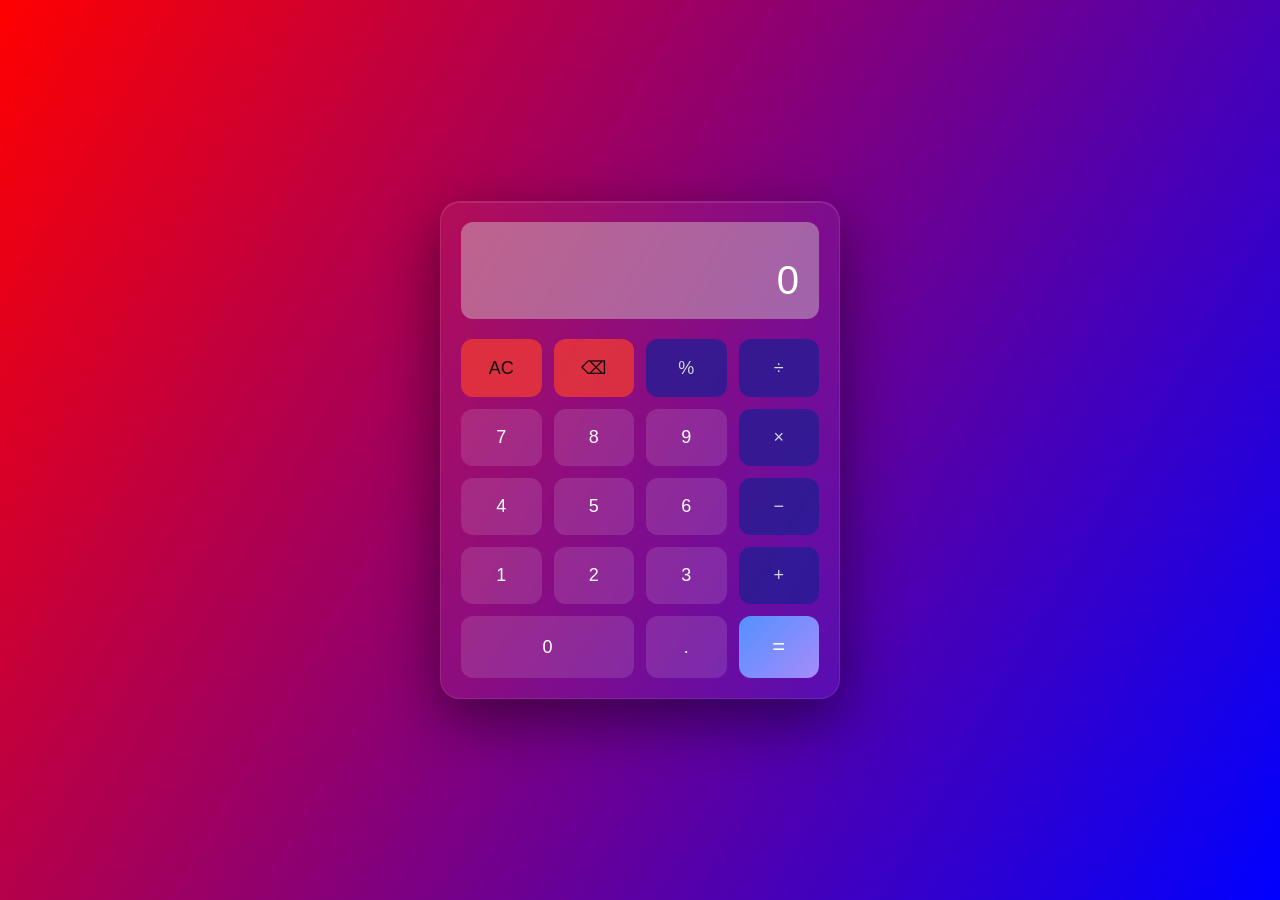
<file: calculater/index.html>
<!DOCTYPE html>
<html lang="en">
<head>
  <meta charset="UTF-8" />
  <meta name="viewport" content="width=device-width, initial-scale=1.0"/>
  <title>Calculator</title>
  <link rel="stylesheet" href="cal.css" />
</head>
<body>
  <div class="calculator">
    <div class="display">
      <div class="expression" id="expression"></div>
      <div class="result" id="result">0</div>
    </div>
    <div class="buttons">
      <button class="btn clear" onclick="clearAll()">AC</button>
      <button class="btn clear" onclick="deleteLast()">⌫</button>
      <button class="btn operator" onclick="appendValue('%')">%</button>
      <button class="btn operator" onclick="appendValue('/')">÷</button>

      <button class="btn number" onclick="appendValue('7')">7</button>
      <button class="btn number" onclick="appendValue('8')">8</button>
      <button class="btn number" onclick="appendValue('9')">9</button>
      <button class="btn operator" onclick="appendValue('*')">×</button>

      <button class="btn number" onclick="appendValue('4')">4</button>
      <button class="btn number" onclick="appendValue('5')">5</button>
      <button class="btn number" onclick="appendValue('6')">6</button>
      <button class="btn operator" onclick="appendValue('-')">−</button>

      <button class="btn number" onclick="appendValue('1')">1</button>
      <button class="btn number" onclick="appendValue('2')">2</button>
      <button class="btn number" onclick="appendValue('3')">3</button>
      <button class="btn operator" onclick="appendValue('+')">+</button>

      <button class="btn number zero" onclick="appendValue('0')">0</button>
      <button class="btn number" onclick="appendValue('.')">.</button>
      <button class="btn equals" onclick="calculate()">=</button>
    </div>
  </div>
  <script src="cal.js"></script>


</body>
</html>
</file>
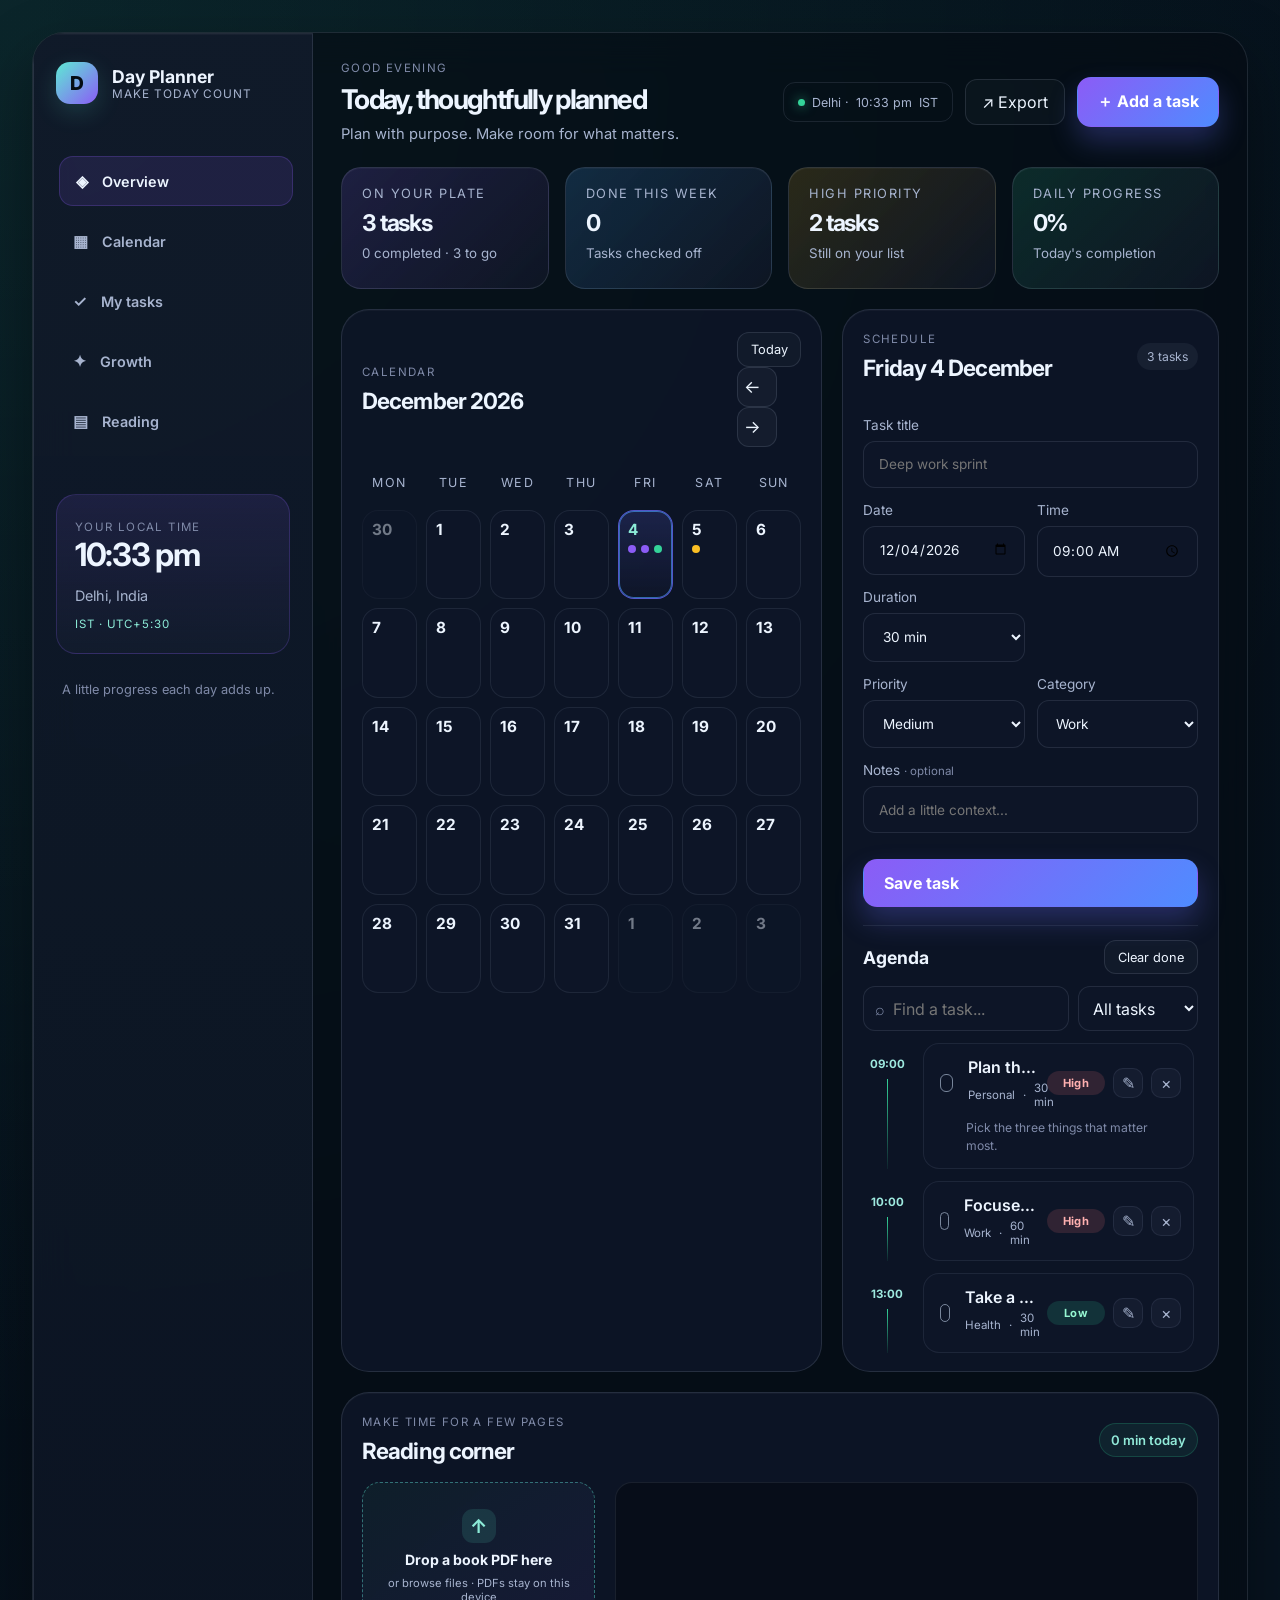
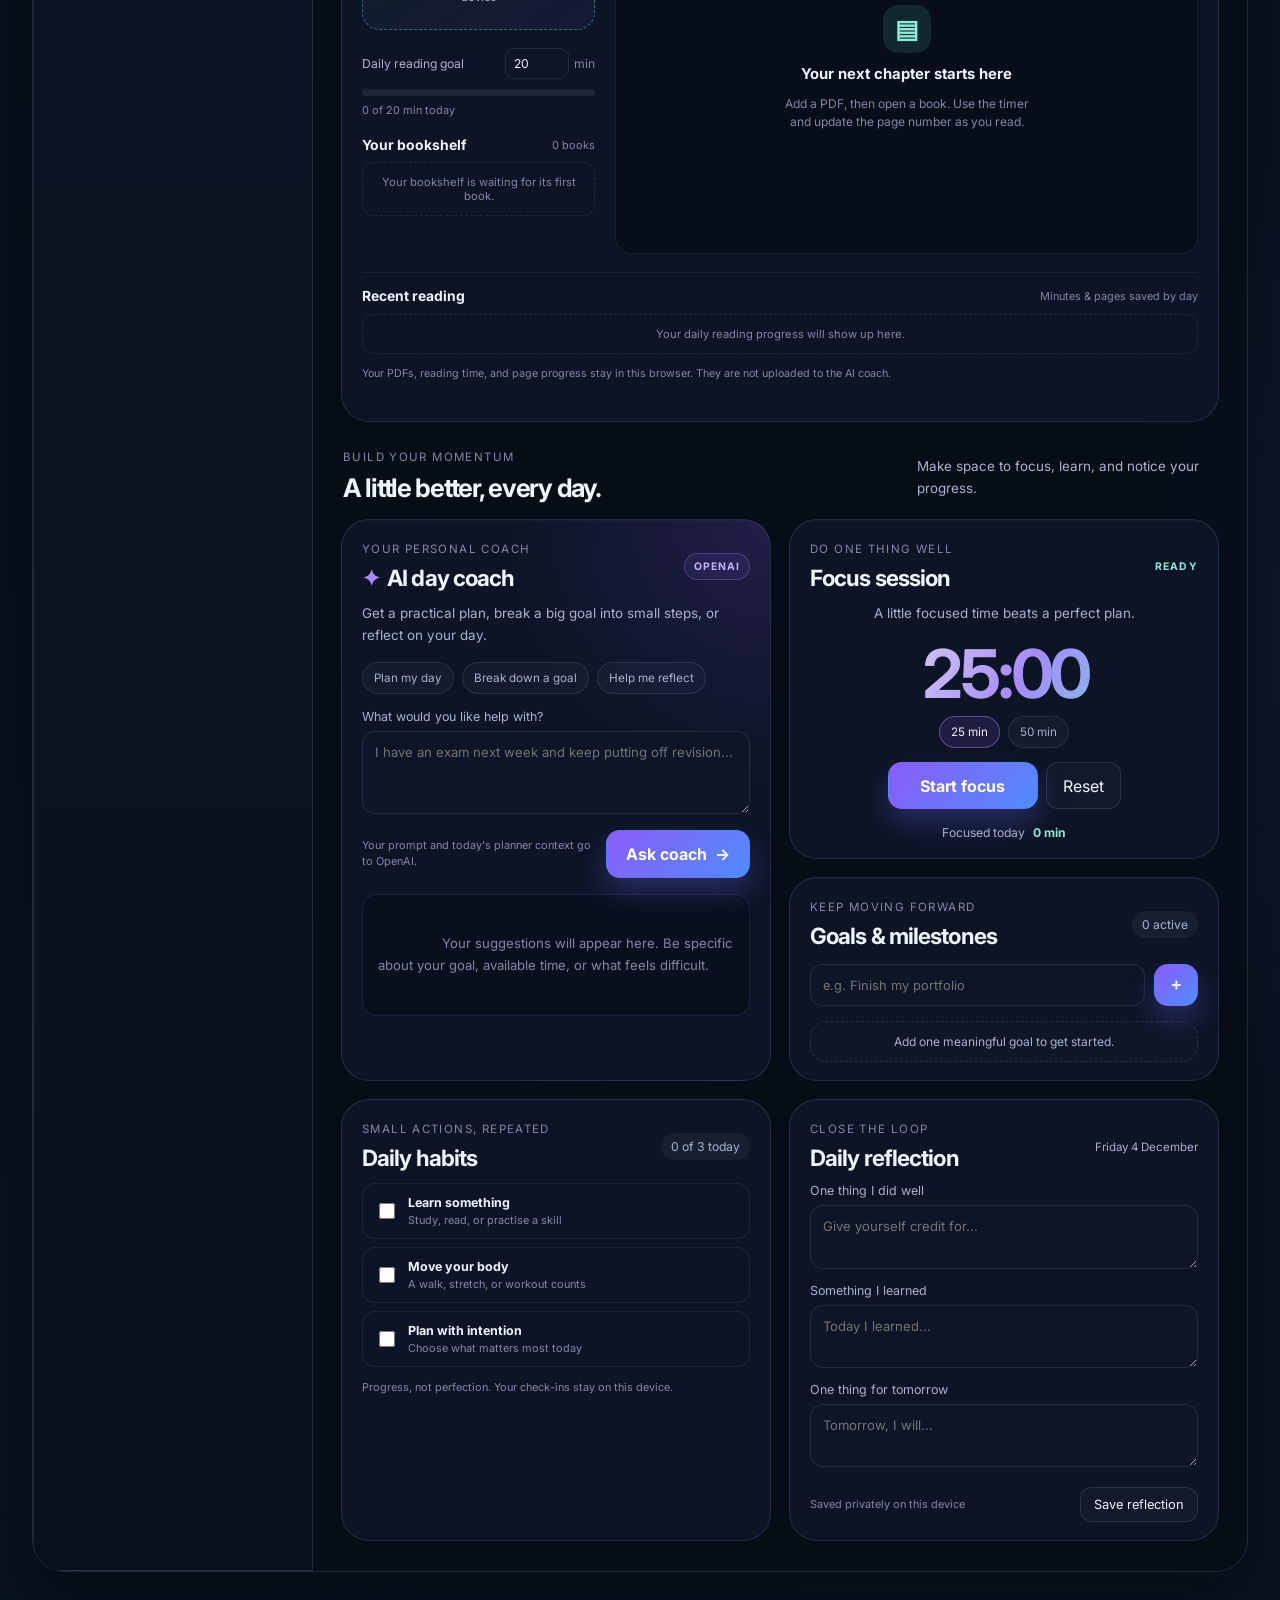
<file: OneDrive/Pictures/Desktop/python/chapter 2/web dep/TODO/index.html>
<!DOCTYPE html>
<html lang="en">
  <head>
    <meta charset="UTF-8" />
    <meta name="viewport" content="width=device-width, initial-scale=1.0" />
    <title>Day Planner — Your day, in focus</title>
    <link rel="preconnect" href="https://fonts.googleapis.com" />
    <link rel="preconnect" href="https://fonts.gstatic.com" crossorigin />
    <link href="https://fonts.googleapis.com/css2?family=Inter:wght@400;500;600;700;800&display=swap" rel="stylesheet" />
    <link rel="stylesheet" href="styles.css" />
  </head>
  <body>
    <div class="app-shell">
      <aside class="sidebar glass-panel">
        <div class="brand-wrap">
          <div class="brand-mark">D</div>
          <div>
            <div class="brand-name">Day Planner</div>
            <div class="brand-sub">Make today count</div>
          </div>
        </div>

        <nav class="side-nav" aria-label="Main navigation">
          <button class="nav-item active" type="button" data-target="overview">◈ <span>Overview</span></button>
          <button class="nav-item" type="button" data-target="calendar-panel">▦ <span>Calendar</span></button>
          <button class="nav-item" type="button" data-target="task-panel">✓ <span>My tasks</span></button>
          <button class="nav-item" type="button" data-target="growth-panel">✦ <span>Growth</span></button>
          <button class="nav-item" type="button" data-target="reading-panel">▤ <span>Reading</span></button>
        </nav>

        <div class="mini-card">
          <span class="eyebrow">Your local time</span>
          <h3 id="delhi-clock">--:--</h3>
          <p>Delhi, India <span class="timezone-tag">IST · UTC+5:30</span></p>
        </div>
        <p class="sidebar-note">A little progress each day adds up.</p>
      </aside>

      <main class="main-panel" id="overview">
        <header class="topbar">
          <div>
            <p class="eyebrow" id="greeting">YOUR DAY AT A GLANCE</p>
            <h1 id="headline-date">Today</h1>
            <p class="topbar-subtitle">Plan with purpose. Make room for what matters.</p>
          </div>

          <div class="topbar-actions">
            <span class="timezone-chip"><span class="live-dot"></span> Delhi · <span id="header-clock">--:--</span> IST</span>
            <button class="ghost-btn" id="export-tasks" type="button">↗ Export</button>
            <button class="primary-btn" id="jump-add-task" type="button">＋ Add a task</button>
          </div>
        </header>

        <section class="stats-grid" aria-label="Planner summary" id="summary">
          <article class="stat-card glass-panel accent-purple">
            <span>On your plate</span>
            <strong id="stat-today">0 tasks</strong>
            <small id="stat-today-caption">Scheduled for today</small>
          </article>
          <article class="stat-card glass-panel accent-blue">
            <span>Done this week</span>
            <strong id="stat-completed">0</strong>
            <small>Tasks checked off</small>
          </article>
          <article class="stat-card glass-panel accent-gold">
            <span>High priority</span>
            <strong id="stat-priority">0 high</strong>
            <small>Still on your list</small>
          </article>
          <article class="stat-card glass-panel accent-green">
            <span>Daily progress</span>
            <strong id="stat-focus">0%</strong>
            <small id="stat-progress-caption">Your tasks, your pace</small>
          </article>
        </section>

        <section class="workspace-grid">
          <div class="panel glass-panel calendar-panel" id="calendar-panel">
            <div class="panel-head">
              <div>
                <p class="eyebrow">Calendar</p>
                <h2 id="month-label">October 2026</h2>
              </div>

              <div class="month-controls">
                <button class="ghost-btn small today-btn" id="go-today" type="button">Today</button>
                <button class="icon-btn" id="prev-month" type="button" aria-label="Previous month">←</button>
                <button class="icon-btn" id="next-month" type="button" aria-label="Next month">→</button>
              </div>
            </div>

            <div class="calendar-weekdays" id="calendar-weekdays"></div>
            <div class="calendar-grid" id="calendar-grid"></div>
          </div>

          <div class="panel glass-panel task-panel" id="task-panel">
            <div class="panel-head compact">
              <div>
                <p class="eyebrow">Schedule</p>
                <h2 id="agenda-title">Today</h2>
              </div>
              <span class="task-count" id="agenda-count">0 tasks</span>
            </div>

            <form id="task-form" class="task-form">
              <label>
                <span>Task title</span>
                <input id="task-title" type="text" placeholder="Deep work sprint" required maxlength="80" />
              </label>

              <div class="two-col">
                <label>
                  <span>Date</span>
                  <input id="task-date" type="date" required />
                </label>
                <label>
                  <span>Time</span>
                  <input id="task-time" type="time" required />
                </label>
                <label>
                  <span>Duration</span>
                  <select id="task-duration">
                    <option value="15">15 min</option>
                    <option value="30" selected>30 min</option>
                    <option value="45">45 min</option>
                    <option value="60">1 hour</option>
                    <option value="90">1.5 hours</option>
                    <option value="120">2 hours</option>
                  </select>
                </label>
              </div>

              <div class="two-col">
                <label>
                  <span>Priority</span>
                  <select id="task-priority">
                    <option value="Low">Low</option>
                    <option value="Medium" selected>Medium</option>
                    <option value="High">High</option>
                  </select>
                </label>

                <label>
                  <span>Category</span>
                  <select id="task-category">
                    <option value="Work">Work</option>
                    <option value="Personal">Personal</option>
                    <option value="Health">Health</option>
                    <option value="Study">Study</option>
                  </select>
                </label>
              </div>
              <label>
                <span>Notes <small class="optional-label">· optional</small></span>
                <input id="task-notes" type="text" placeholder="Add a little context..." maxlength="140" />
              </label>

              <button class="primary-btn full" type="submit">Save task</button>
            </form>

            <div class="agenda-wrap">
              <div class="agenda-head">
                <h3>Agenda</h3>
                <button class="ghost-btn small" type="button" id="clear-completed">Clear done</button>
              </div>

              <div class="agenda-tools">
                <label class="search-box">
                  <span aria-hidden="true">⌕</span>
                  <input id="task-search" type="search" placeholder="Find a task..." aria-label="Search tasks" />
                </label>
                <select id="task-filter" class="filter-select" aria-label="Filter tasks">
                  <option value="all">All tasks</option>
                  <option value="open">To do</option>
                  <option value="done">Completed</option>
                </select>
              </div>
              <div id="agenda-list" class="agenda-list" aria-live="polite"></div>
            </div>
          </div>

        </section>

        <article class="panel glass-panel reading-panel" id="reading-panel">
          <div class="panel-head">
              <div>
                <p class="eyebrow">Make time for a few pages</p>
                <h2>Reading corner</h2>
              </div>
              <span class="reading-total" id="reading-today-total">0 min today</span>
          </div>

          <div class="reading-layout">
              <div class="reading-library">
                <label class="pdf-dropzone" id="pdf-dropzone" for="pdf-upload">
                  <span class="upload-icon" aria-hidden="true">↑</span>
                  <strong>Drop a book PDF here</strong>
                  <span>or browse files · PDFs stay on this device</span>
                  <input id="pdf-upload" type="file" accept="application/pdf,.pdf" multiple />
                </label>

                <div class="reading-goal-row">
                  <label for="reading-goal">Daily reading goal</label>
                  <div class="reading-goal-input">
                    <input id="reading-goal" type="number" min="1" max="600" step="5" value="20" />
                    <span>min</span>
                  </div>
                </div>
                <div class="reading-progress-track" role="progressbar" aria-label="Daily reading goal progress" aria-valuemin="0" aria-valuemax="100" aria-valuenow="0" id="reading-progress-track">
                  <span id="reading-progress-bar"></span>
                </div>
                <div class="reading-progress-caption" id="reading-progress-caption">20 minutes of reading a day</div>

                <div class="reading-shelf-heading">
                  <h3>Your bookshelf</h3>
                  <span id="book-count">0 books</span>
                </div>
                <div class="book-shelf" id="book-shelf" aria-live="polite"></div>
              </div>

              <div class="reader-area">
                <div class="reader-placeholder" id="reader-placeholder">
                  <span class="reader-book-icon" aria-hidden="true">▤</span>
                  <strong>Your next chapter starts here</strong>
                  <span>Add a PDF, then open a book. Use the timer and update the page number as you read.</span>
                </div>
                <iframe id="pdf-reader" class="pdf-reader" title="PDF book reader" hidden></iframe>
                <div class="reader-controls" id="reader-controls" hidden>
                  <div class="reader-book-heading">
                    <div>
                      <strong id="active-book-title">Book title</strong>
                      <span id="active-book-progress">Page 0</span>
                    </div>
                    <button class="reader-close" id="close-reader" type="button" aria-label="Close book">×</button>
                  </div>
                  <div class="reading-session-controls">
                    <label class="reading-page-input">
                      <span>Current page</span>
                      <input id="current-page" type="number" min="0" value="0" />
                    </label>
                    <label class="reading-page-input">
                      <span>Total pages <small class="optional-label">· optional</small></span>
                      <input id="total-pages" type="number" min="1" placeholder="Unknown" />
                    </label>
                    <div class="reading-timer-wrap">
                      <span class="reading-timer-label">This session</span>
                      <strong id="reading-session-clock">00:00</strong>
                    </div>
                    <div class="reading-actions">
                      <button class="primary-btn" id="reading-toggle" type="button">Start reading</button>
                      <button class="ghost-btn" id="reading-finish" type="button" disabled>Finish & save</button>
                    </div>
                  </div>
                </div>
              </div>
          </div>

          <div class="reading-history">
              <div class="reading-history-heading">
                <h3>Recent reading</h3>
                <span>Minutes &amp; pages saved by day</span>
              </div>
              <div class="reading-log" id="reading-log" aria-live="polite"></div>
          </div>
          <p class="reading-privacy">Your PDFs, reading time, and page progress stay in this browser. They are not uploaded to the AI coach.</p>
          <p class="reading-message" id="reading-message" role="status" aria-live="polite"></p>
        </article>

        <section class="growth-section" id="growth-panel">
          <div class="section-heading">
            <div>
              <p class="eyebrow">Build your momentum</p>
              <h2>A little better, every day.</h2>
            </div>
            <p>Make space to focus, learn, and notice your progress.</p>
          </div>

          <div class="growth-grid">
            <article class="panel glass-panel coach-panel" id="coach-panel">
              <div class="panel-head">
                <div>
                  <p class="eyebrow">Your personal coach</p>
                  <h2><span class="coach-spark">✦</span> AI day coach</h2>
                </div>
                <span class="ai-badge">OPENAI</span>
              </div>
              <p class="coach-intro">Get a practical plan, break a big goal into small steps, or reflect on your day.</p>
              <div class="coach-presets" aria-label="Quick coaching prompts">
                <button class="prompt-chip" type="button" data-prompt="plan">Plan my day</button>
                <button class="prompt-chip" type="button" data-prompt="breakdown">Break down a goal</button>
                <button class="prompt-chip" type="button" data-prompt="reflect">Help me reflect</button>
              </div>
              <label class="coach-input-label" for="coach-prompt">What would you like help with?</label>
              <textarea id="coach-prompt" rows="3" maxlength="1200" placeholder="I have an exam next week and keep putting off revision..."></textarea>
              <div class="coach-actions">
                <span class="privacy-note">Your prompt and today's planner context go to OpenAI.</span>
                <button class="primary-btn" id="ask-coach" type="button">Ask coach <span>→</span></button>
              </div>
              <div class="coach-response" id="coach-response" aria-live="polite">
                <span class="response-placeholder">Your suggestions will appear here. Be specific about your goal, available time, or what feels difficult.</span>
              </div>
            </article>

            <article class="panel glass-panel focus-panel">
              <div class="panel-head">
                <div>
                  <p class="eyebrow">Do one thing well</p>
                  <h2>Focus session</h2>
                </div>
                <span class="focus-status" id="focus-status">READY</span>
              </div>
              <p class="focus-description">A little focused time beats a perfect plan.</p>
              <div class="focus-clock" id="focus-clock" aria-live="off">25:00</div>
              <div class="focus-presets" aria-label="Focus timer length">
                <button class="focus-preset active" type="button" data-minutes="25">25 min</button>
                <button class="focus-preset" type="button" data-minutes="50">50 min</button>
              </div>
              <div class="focus-actions">
                <button class="primary-btn" id="focus-toggle" type="button">Start focus</button>
                <button class="ghost-btn" id="focus-reset" type="button">Reset</button>
              </div>
              <p class="focus-total">Focused today <strong id="focus-total">0 min</strong></p>
            </article>

            <article class="panel glass-panel goals-panel">
              <div class="panel-head">
                <div>
                  <p class="eyebrow">Keep moving forward</p>
                  <h2>Goals & milestones</h2>
                </div>
                <span class="task-count" id="goal-count">0 active</span>
              </div>
              <form id="goal-form" class="inline-form">
                <label class="sr-only" for="goal-title">Add a goal</label>
                <input id="goal-title" type="text" maxlength="90" placeholder="e.g. Finish my portfolio" required />
                <button class="primary-btn" type="submit" aria-label="Add goal">＋</button>
              </form>
              <div class="goal-list" id="goal-list" aria-live="polite"></div>
            </article>

            <article class="panel glass-panel habits-panel">
              <div class="panel-head">
                <div>
                  <p class="eyebrow">Small actions, repeated</p>
                  <h2>Daily habits</h2>
                </div>
                <span class="task-count" id="habit-count">0 of 3 today</span>
              </div>
              <div class="habit-list" id="habit-list" aria-live="polite"></div>
              <p class="habit-caption">Progress, not perfection. Your check-ins stay on this device.</p>
            </article>

            <article class="panel glass-panel reflection-panel">
              <div class="panel-head">
                <div>
                  <p class="eyebrow">Close the loop</p>
                  <h2>Daily reflection</h2>
                </div>
                <span class="reflection-date" id="reflection-date"></span>
              </div>
              <label for="reflection-win">One thing I did well</label>
              <textarea id="reflection-win" rows="2" maxlength="300" placeholder="Give yourself credit for..."></textarea>
              <label for="reflection-learned">Something I learned</label>
              <textarea id="reflection-learned" rows="2" maxlength="300" placeholder="Today I learned..."></textarea>
              <label for="reflection-next">One thing for tomorrow</label>
              <textarea id="reflection-next" rows="2" maxlength="300" placeholder="Tomorrow, I will..."></textarea>
              <div class="reflection-footer">
                <span id="reflection-saved">Saved privately on this device</span>
                <button class="ghost-btn small" type="button" id="save-reflection">Save reflection</button>
              </div>
            </article>
          </div>
        </section>
      </main>
    </div>

    <script src="app.js"></script>
  </body>
</html>
</file>
<file: calculater/cal.css>
* {
  margin: 0;
  padding: 0;
  box-sizing: border-box;
}
body {
  min-height: 100vh;
  display: flex;
  justify-content: center;
  align-items: center;
  background: linear-gradient(120deg, #ff0000 0%, #0000ff 100%);
  font-family: 'Segoe UI', sans-serif;
}
.calculator {
  width: 400px;
  background: rgba(255, 255, 255, 0.05);
  border-radius: 20px;
  padding: 20px;
  box-shadow: 0 20px 60px rgba(0, 0, 0, 0.5),
              inset 0 1px 0 rgba(255,255,255,0.1);
  backdrop-filter: blur(10px);
  border: 1px solid rgba(255,255,255,0.1);
}
.display {
  background: rgba(207, 198, 198, 0.468);
  border-radius: 12px;
  padding: 16px 20px;
  margin-bottom: 20px;
  min-height: 90px;
  display: flex;
  flex-direction: column;
  justify-content: flex-end;
  align-items: flex-end;
}

.expression {
  font-size: 14px;
  color: rgba(255, 255, 255, 0.4);
  min-height: 20px;
  word-break: break-all;
}
.result {
  font-size: 40px;
  color: #ffffff;
  font-weight: 300;
  word-break: break-all;
}

/* Button Grid */
.buttons {
  display: grid;
  grid-template-columns: repeat(4, 1fr);
  gap: 12px;
}

.btn {
  padding: 18px 10px;
  font-size: 18px;
  border: none;
  border-radius: 12px;
  cursor: pointer;
  transition: all 0.15s ease;
  font-weight: 500;
}
.btn:active {
  transform: scale(0.93);
}

/* Number Buttons */
.btn.number {
  background: rgba(255, 255, 255, 0.12);
  color: #ffffff;
}

.btn.number:hover {
  background: rgba(255, 255, 255, 0.22);
}

/* Operator Buttons */
.btn.operator {
  background: rgba(39, 29, 146, 0.816);
  color: #d1d5dc;
}

.btn.operator:hover {
  background: rgba(83, 145, 255, 0.45);
}
.btn.clear {
  background: rgba(235, 55, 55, 0.822);
  color: #0d0d0d;
}
.btn.clear:hover {
  background: rgba(255, 80, 80, 0.4);
}

/* Equals */
.btn.equals {
  background: linear-gradient(135deg, #5391ff, #a78bfa);
  color: #ffffff;
  font-size: 22px;
}

.btn.equals:hover {
  opacity: 0.88;
  box-shadow: 0 4px 20px rgba(83, 145, 255, 0.4);
}

/* Zero button spans 2 columns */
.btn.zero {
  grid-column: span 2;
}
</file>
<file: OneDrive/Pictures/Desktop/python/chapter 2/web dep/TODO/styles.css>
:root {
  --bg: #07131f;
  --bg-soft: #0f1f2f;
  --panel: rgba(17, 24, 39, 0.8);
  --panel-strong: rgba(11, 18, 30, 0.96);
  --panel-border: rgba(148, 163, 184, 0.18);
  --text: #edf5ff;
  --text-soft: #a7b4cf;
  --muted: #7f8aa8;
  --purple: #8b5cf6;
  --purple-soft: rgba(139, 92, 246, 0.18);
  --blue: #49a6ff;
  --blue-soft: rgba(73, 166, 255, 0.18);
  --gold: #fbbf24;
  --gold-soft: rgba(251, 191, 36, 0.18);
  --green: #34d399;
  --green-soft: rgba(52, 211, 153, 0.18);
  --red: #f87171;
  --shadow: 0 25px 60px rgba(0, 0, 0, 0.35);
}

* {
  box-sizing: border-box;
}

html {
  scroll-behavior: smooth;
}

body {
  margin: 0;
  min-height: 100vh;
  font-family: "Inter", sans-serif;
  background:
    radial-gradient(circle at top left, rgba(72, 255, 214, 0.1), transparent 30%),
    radial-gradient(circle at right center, rgba(139, 92, 246, 0.18), transparent 25%),
    linear-gradient(135deg, #040d17 0%, #07131f 45%, #0b1221 100%);
  background-size: 140% 140%;
  animation: ambient-shift 28s ease-in-out infinite alternate;
  color: var(--text);
  display: flex;
  align-items: center;
  justify-content: center;
  padding: 32px;
}

button,
input,
select {
  font: inherit;
}

button {
  cursor: pointer;
}

button:focus-visible,
input:focus-visible,
select:focus-visible,
textarea:focus-visible,
.pdf-dropzone:focus-within {
  outline: 2px solid rgba(94, 234, 212, 0.85);
  outline-offset: 3px;
}

.app-shell {
  width: min(1320px, 100%);
  min-width: 0;
  min-height: 860px;
  display: grid;
  grid-template-columns: minmax(220px, 280px) minmax(0, 1fr);
  background: rgba(6, 12, 19, 0.64);
  border: 1px solid var(--panel-border);
  border-radius: 32px;
  box-shadow: var(--shadow);
  overflow: hidden;
  backdrop-filter: blur(20px);
  animation: shell-enter 700ms cubic-bezier(0.2, 0.75, 0.25, 1) both;
}

.glass-panel {
  background: rgba(15, 23, 42, 0.8);
  border: 1px solid var(--panel-border);
  box-shadow: inset 0 1px 0 rgba(255, 255, 255, 0.03);
  transition:
    border-color 240ms ease,
    box-shadow 240ms ease,
    background-color 240ms ease,
    transform 240ms cubic-bezier(0.2, 0.75, 0.25, 1);
}

.glass-panel:hover {
  border-color: rgba(148, 163, 184, 0.28);
  box-shadow:
    inset 0 1px 0 rgba(255, 255, 255, 0.05),
    0 16px 36px rgba(0, 0, 0, 0.16);
}

.sidebar {
  min-width: 0;
  padding: 28px 22px;
  background: linear-gradient(180deg, rgba(18, 28, 45, 0.82), rgba(9, 17, 29, 0.92));
  border-right: 1px solid var(--panel-border);
}

.brand-wrap {
  display: flex;
  align-items: center;
  gap: 14px;
  margin-bottom: 52px;
}

.brand-mark {
  width: 42px;
  height: 42px;
  border-radius: 14px;
  display: grid;
  place-items: center;
  background: linear-gradient(135deg, #5eead4, #8b5cf6);
  color: #050c14;
  font-weight: 800;
  font-size: 1.2rem;
  box-shadow: 0 8px 24px rgba(94, 234, 212, 0.16);
  transition: transform 300ms cubic-bezier(0.2, 0.75, 0.25, 1), box-shadow 300ms ease;
}

.brand-wrap:hover .brand-mark {
  transform: rotate(-7deg) scale(1.06);
  box-shadow: 0 10px 28px rgba(139, 92, 246, 0.3);
}

.brand-name {
  font-size: 1.1rem;
  font-weight: 700;
}

.brand-sub {
  font-size: 0.74rem;
  color: var(--text-soft);
  letter-spacing: 0.08em;
  text-transform: uppercase;
}

.side-nav {
  display: flex;
  flex-direction: column;
  gap: 10px;
}

.nav-item {
  border: 1px solid transparent;
  background: transparent;
  color: var(--text-soft);
  border-radius: 14px;
  padding: 14px 16px;
  text-align: left;
  font-weight: 600;
  transition: 0.2s ease;
  display: flex;
  align-items: center;
  gap: 14px;
  font-size: 1rem;
}

.nav-item span {
  font-size: 0.9rem;
}

.nav-item.active,
.nav-item:hover {
  background: rgba(139, 92, 246, 0.12);
  color: var(--text);
  border-color: rgba(139, 92, 246, 0.24);
  transform: translateX(3px);
}

.mini-card {
  margin-top: 48px;
  padding: 20px 18px;
  border-radius: 20px;
  background: linear-gradient(180deg, rgba(139, 92, 246, 0.12), rgba(18, 28, 45, 0.92));
  border: 1px solid rgba(139, 92, 246, 0.22);
}

.eyebrow {
  margin: 0 0 8px;
  color: var(--muted);
  font-size: 0.72rem;
  letter-spacing: 0.12em;
  text-transform: uppercase;
}

.mini-card h3 {
  margin: 0;
  font-size: 2rem;
  letter-spacing: -0.04em;
}

.mini-card p {
  margin: 10px 0 0;
  color: var(--text-soft);
  line-height: 1.6;
  font-size: 0.9rem;
}

.timezone-tag {
  display: block;
  margin-top: 8px;
  color: #8cebd7;
  font-size: 0.72rem;
  letter-spacing: 0.08em;
}

.sidebar-note {
  margin: 26px 6px 0;
  color: var(--muted);
  font-size: 0.8rem;
  line-height: 1.6;
}

.main-panel {
  min-width: 0;
  padding: 28px 28px 30px;
}

.topbar {
  display: flex;
  justify-content: space-between;
  align-items: center;
  gap: 20px;
  margin-bottom: 24px;
}

.topbar h1 {
  margin: 0;
  font-size: clamp(1.7rem, 2vw, 2.6rem);
  letter-spacing: -0.06em;
}

.topbar-subtitle {
  margin: 9px 0 0;
  color: var(--text-soft);
  font-size: 0.92rem;
}

.topbar-actions {
  display: flex;
  align-items: center;
  gap: 12px;
}

.timezone-chip {
  display: inline-flex;
  align-items: center;
  gap: 7px;
  padding: 0.72rem 0.85rem;
  border: 1px solid rgba(148, 163, 184, 0.15);
  border-radius: 12px;
  color: var(--text-soft);
  font-size: 0.78rem;
  white-space: nowrap;
}

.live-dot {
  width: 7px;
  height: 7px;
  border-radius: 50%;
  background: var(--green);
  box-shadow: 0 0 12px rgba(52, 211, 153, 0.8);
}

.primary-btn,
.ghost-btn,
.icon-btn {
  border: 1px solid transparent;
  transition: transform 180ms ease, filter 180ms ease, box-shadow 180ms ease, border-color 180ms ease, background-color 180ms ease;
  display: flex;
  align-items: center;
  gap: 8px;
}

.today-btn {
  padding: 0.65rem 0.85rem;
}

.primary-btn {
  background: linear-gradient(135deg, #8b5cf6, #4f8cff);
  border-radius: 14px;
  color: white;
  padding: 0.8rem 1.2rem;
  font-weight: 700;
  box-shadow: 0 14px 28px rgba(99, 102, 241, 0.3);
}

.primary-btn:hover {
  transform: translateY(-1px);
  filter: brightness(1.08);
  box-shadow: 0 16px 32px rgba(99, 102, 241, 0.38);
}

.primary-btn:active,
.ghost-btn:active,
.icon-btn:active {
  transform: translateY(1px) scale(0.98);
}

.ghost-btn:hover,
.icon-btn:hover {
  border-color: rgba(94, 234, 212, 0.3);
  background-color: rgba(148, 163, 184, 0.1);
}

.primary-btn.full {
  width: 100%;
  margin-top: 12px;
}

.ghost-btn {
  background: rgba(148, 163, 184, 0.04);
  border-color: var(--panel-border);
  color: var(--text);
  border-radius: 12px;
  padding: 0.75rem 1rem;
}

.ghost-btn.small {
  padding: 0.55rem 0.8rem;
  font-size: 0.8rem;
}

.icon-btn {
  width: 40px;
  height: 40px;
  border-radius: 12px;
  background: rgba(148, 163, 184, 0.06);
  border-color: var(--panel-border);
  color: var(--text);
  font-size: 1.1rem;
}

.stats-grid {
  display: grid;
  grid-template-columns: repeat(4, minmax(0, 1fr));
  gap: 16px;
  margin-bottom: 20px;
}

.stat-card {
  padding: 18px 20px;
  border-radius: 20px;
  display: flex;
  flex-direction: column;
  gap: 8px;
  min-height: 122px;
  animation: card-enter 520ms cubic-bezier(0.2, 0.75, 0.25, 1);
}

.stat-card:nth-child(2) { animation-delay: 70ms; }
.stat-card:nth-child(3) { animation-delay: 140ms; }
.stat-card:nth-child(4) { animation-delay: 210ms; }

.stat-card:hover,
.panel:hover {
  transform: translateY(-3px);
}

.stat-card span {
  color: var(--text-soft);
  font-size: 0.8rem;
  text-transform: uppercase;
  letter-spacing: 0.12em;
}

.stat-card strong {
  font-size: clamp(1.4rem, 1.8vw, 2.1rem);
  letter-spacing: -0.05em;
}

.stat-card small {
  color: var(--text-soft);
}

.accent-purple {
  background: linear-gradient(135deg, rgba(139, 92, 246, 0.18), rgba(17, 24, 39, 0.8));
}

.accent-blue {
  background: linear-gradient(135deg, rgba(73, 166, 255, 0.18), rgba(17, 24, 39, 0.8));
}

.accent-gold {
  background: linear-gradient(135deg, rgba(251, 191, 36, 0.15), rgba(17, 24, 39, 0.8));
}

.accent-green {
  background: linear-gradient(135deg, rgba(52, 211, 153, 0.15), rgba(17, 24, 39, 0.8));
}

.workspace-grid {
  display: grid;
  grid-template-columns: minmax(0, 1.4fr) minmax(0, 0.9fr);
  gap: 20px;
}

.panel {
  min-width: 0;
  border-radius: 28px;
  padding: 22px 20px 18px;
}

.panel-head {
  display: flex;
  justify-content: space-between;
  align-items: center;
  margin-bottom: 18px;
}

.panel-head h2 {
  margin: 0;
  font-size: 1.4rem;
  letter-spacing: -0.04em;
}

.calendar-panel {
  min-height: 520px;
}

.calendar-weekdays,
.calendar-grid {
  display: grid;
  grid-template-columns: repeat(7, minmax(0, 1fr));
  gap: clamp(3px, 0.7vw, 10px);
}

.calendar-weekdays {
  margin-bottom: 10px;
}

.calendar-weekdays div {
  padding: 10px 0;
  min-width: 0;
  text-align: center;
  color: var(--text-soft);
  font-size: 0.78rem;
  text-transform: uppercase;
  letter-spacing: 0.12em;
}

.day-cell {
  min-width: 0;
  min-height: clamp(56px, 7vw, 96px);
  border-radius: 16px;
  padding: clamp(5px, 0.7vw, 10px);
  background: rgba(15, 23, 42, 0.7);
  border: 1px solid rgba(148, 163, 184, 0.12);
  display: flex;
  flex-direction: column;
  align-items: flex-start;
  justify-content: flex-start;
  gap: 6px;
  color: var(--text);
  transition: border-color 0.18s ease, background 0.18s ease, transform 0.18s ease;
}

.day-cell:hover {
  border-color: rgba(94, 234, 212, 0.45);
  transform: translateY(-2px);
  background-color: rgba(94, 234, 212, 0.06);
  box-shadow: 0 8px 18px rgba(0, 0, 0, 0.14);
}

.day-cell.muted {
  opacity: 0.45;
}

.day-cell.selected {
  border-color: rgba(99, 102, 241, 0.8);
  background: linear-gradient(180deg, rgba(99, 102, 241, 0.18), rgba(15, 23, 42, 0.7));
}

.day-cell.today {
  box-shadow: inset 0 0 0 1px rgba(73, 166, 255, 0.6);
}

.day-cell.today .day-number {
  color: #8cebd7;
}

.calendar-grid .day-cell {
  animation: day-enter 380ms ease;
}

.calendar-grid .day-cell:nth-child(7n + 1) { animation-delay: 20ms; }
.calendar-grid .day-cell:nth-child(7n + 2) { animation-delay: 40ms; }
.calendar-grid .day-cell:nth-child(7n + 3) { animation-delay: 60ms; }
.calendar-grid .day-cell:nth-child(7n + 4) { animation-delay: 80ms; }
.calendar-grid .day-cell:nth-child(7n + 5) { animation-delay: 100ms; }
.calendar-grid .day-cell:nth-child(7n + 6) { animation-delay: 120ms; }
.calendar-grid .day-cell:nth-child(7n) { animation-delay: 140ms; }

.day-number {
  font-weight: 700;
  font-size: 0.96rem;
}

.day-events {
  display: flex;
  flex-wrap: wrap;
  gap: 5px;
  width: 100%;
}

.event-pill {
  min-width: 8px;
  height: 8px;
  border-radius: 50%;
  display: inline-block;
}

.event-pill.priority-high { background: var(--purple); }
.event-pill.priority-medium { background: var(--gold); }
.event-pill.priority-low { background: var(--green); }

.event-more {
  color: var(--text-soft);
  font-size: 0.65rem;
}

.task-panel {
  display: flex;
  flex-direction: column;
  gap: 18px;
}

.task-form {
  display: flex;
  flex-direction: column;
  gap: 14px;
}

.task-form label {
  display: flex;
  flex-direction: column;
  gap: 8px;
  font-size: 0.85rem;
  color: var(--text-soft);
}

.task-form label small {
  display: inline;
}

.optional-label {
  color: var(--muted);
  font-size: 0.72rem;
}

.task-form input,
.task-form select {
  border: 1px solid rgba(148, 163, 184, 0.16);
  background: rgba(15, 23, 42, 0.7);
  color: var(--text);
  border-radius: 12px;
  padding: 0.9rem 0.9rem;
  outline: none;
}

.task-form input:focus,
.task-form select:focus {
  border-color: rgba(99, 102, 241, 0.68);
  box-shadow: 0 0 0 4px rgba(99, 102, 241, 0.12);
}

.two-col {
  display: grid;
  grid-template-columns: repeat(2, minmax(0, 1fr));
  gap: 12px;
}

.agenda-wrap {
  border-top: 1px solid rgba(148, 163, 184, 0.12);
  padding-top: 14px;
}

.agenda-head {
  display: flex;
  align-items: center;
  justify-content: space-between;
  gap: 10px;
  margin-bottom: 12px;
}

.agenda-head h3 {
  margin: 0;
  font-size: 1.1rem;
}

.task-count {
  color: var(--text-soft);
  font-size: 0.76rem;
  padding: 6px 10px;
  border-radius: 999px;
  background: rgba(148, 163, 184, 0.08);
}

.agenda-tools {
  display: grid;
  grid-template-columns: minmax(0, 1fr) auto;
  gap: 9px;
  margin-bottom: 12px;
}

.search-box {
  min-width: 0;
  display: flex;
  align-items: center;
  gap: 8px;
  padding: 0 11px;
  border: 1px solid rgba(148, 163, 184, 0.16);
  border-radius: 12px;
  background: rgba(15, 23, 42, 0.7);
  color: var(--muted);
}

.search-box input {
  width: 100%;
  min-width: 0;
  padding: 0.7rem 0;
  border: 0;
  outline: 0;
  color: var(--text);
  background: transparent;
}

.filter-select {
  max-width: 120px;
  padding: 0 10px;
  border: 1px solid rgba(148, 163, 184, 0.16);
  border-radius: 12px;
  background: rgba(15, 23, 42, 0.7);
  color: var(--text);
}

.agenda-list {
  display: flex;
  flex-direction: column;
  gap: 12px;
  max-height: 380px;
  overflow-y: auto;
  padding-right: 4px;
}

.task-item {
  display: flex;
  align-items: stretch;
  gap: 12px;
  animation: card-enter 320ms ease both;
}

.task-time-rail {
  width: 48px;
  flex: 0 0 48px;
  display: flex;
  flex-direction: column;
  align-items: center;
  color: #9ee9df;
  font-size: 0.72rem;
  font-weight: 700;
  padding-top: 14px;
}

.time-line {
  width: 1px;
  flex: 1;
  min-height: 14px;
  margin-top: 8px;
  background: linear-gradient(var(--green), rgba(52, 211, 153, 0.08));
}

.task-card-content {
  flex: 1;
  min-width: 0;
  padding: 13px 12px;
  border-radius: 16px;
  background: rgba(15, 23, 42, 0.72);
  border: 1px solid rgba(148, 163, 184, 0.12);
  transition: border-color 180ms ease, background-color 180ms ease, transform 180ms ease;
}

.task-item:hover .task-card-content {
  border-color: rgba(94, 234, 212, 0.24);
  background-color: rgba(20, 31, 49, 0.86);
  transform: translateX(2px);
}

.task-row {
  display: flex;
  align-items: center;
  justify-content: space-between;
  gap: 10px;
}

.task-item.done {
  opacity: 0.65;
}

.task-main {
  display: flex;
  align-items: center;
  gap: 12px;
  min-width: 0;
}

.task-check {
  appearance: none;
  width: 18px;
  height: 18px;
  border-radius: 6px;
  border: 1.5px solid rgba(148, 163, 184, 0.8);
  background: transparent;
  position: relative;
  transition: background 180ms ease, border-color 180ms ease, transform 180ms ease;
}

.task-check:checked {
  background: linear-gradient(135deg, #8b5cf6, #4f8cff);
  border-color: transparent;
  transform: scale(1.08);
}

.task-check:checked::after {
  content: "";
  position: absolute;
  top: 2px;
  left: 5px;
  width: 4px;
  height: 8px;
  border: solid white;
  border-width: 0 2px 2px 0;
  transform: rotate(45deg);
}

.task-copy {
  min-width: 0;
}

.task-title {
  font-weight: 600;
  margin-bottom: 4px;
  white-space: nowrap;
  overflow: hidden;
  text-overflow: ellipsis;
}

.task-meta {
  display: flex;
  align-items: center;
  gap: 8px;
  font-size: 0.72rem;
  color: var(--text-soft);
}

.priority-badge {
  display: inline-flex;
  align-items: center;
  justify-content: center;
  min-width: 58px;
  padding: 5px 8px;
  border-radius: 999px;
  font-size: 0.7rem;
  font-weight: 700;
  letter-spacing: 0.04em;
}

.priority-low {
  background: rgba(52, 211, 153, 0.15);
  color: #96f7d2;
}

.priority-medium {
  background: rgba(251, 191, 36, 0.15);
  color: #f9d879;
}

.priority-high {
  background: rgba(248, 113, 113, 0.15);
  color: #ffb0b0;
}

.task-actions {
  display: flex;
  align-items: center;
  gap: 8px;
}

.edit-btn,
.delete-btn {
  width: 30px;
  height: 30px;
  border-radius: 10px;
  border: 1px solid rgba(148, 163, 184, 0.12);
  background: rgba(148, 163, 184, 0.05);
  color: var(--text-soft);
}

.edit-btn:hover,
.delete-btn:hover {
  color: var(--text);
  border-color: rgba(94, 234, 212, 0.4);
}

.task-notes {
  margin: 10px 0 0 30px;
  color: var(--muted);
  font-size: 0.76rem;
  line-height: 1.5;
}

.empty-state {
  border: 1px dashed rgba(148, 163, 184, 0.2);
  border-radius: 16px;
  padding: 18px;
  text-align: center;
  color: var(--text-soft);
  background: rgba(148, 163, 184, 0.02);
}

.growth-section {
  margin-top: 28px;
  scroll-margin-top: 22px;
}

.section-heading {
  display: flex;
  align-items: flex-end;
  justify-content: space-between;
  gap: 18px;
  margin: 0 2px 16px;
}

.section-heading h2 {
  margin: 0;
  font-size: clamp(1.4rem, 2vw, 2rem);
  letter-spacing: -0.05em;
}

.section-heading > p {
  max-width: 300px;
  margin: 0 0 4px;
  color: var(--text-soft);
  font-size: 0.84rem;
  line-height: 1.6;
}

.growth-grid {
  display: grid;
  grid-template-columns: repeat(2, minmax(0, 1fr));
  gap: 18px;
}

.growth-grid > .panel {
  min-width: 0;
}

.coach-panel {
  grid-row: span 2;
  background:
    radial-gradient(circle at top right, rgba(139, 92, 246, 0.16), transparent 38%),
    rgba(15, 23, 42, 0.86);
}

.coach-panel .panel-head,
.focus-panel .panel-head,
.goals-panel .panel-head,
.habits-panel .panel-head,
.reflection-panel .panel-head {
  margin-bottom: 12px;
}

.coach-panel h2,
.focus-panel h2,
.goals-panel h2,
.habits-panel h2,
.reflection-panel h2 {
  display: flex;
  align-items: center;
  gap: 8px;
}

.coach-spark {
  color: #a78bfa;
}

.ai-badge {
  padding: 6px 9px;
  border: 1px solid rgba(167, 139, 250, 0.28);
  border-radius: 999px;
  background: rgba(139, 92, 246, 0.1);
  color: #c4b5fd;
  font-size: 0.65rem;
  font-weight: 700;
  letter-spacing: 0.1em;
}

.coach-intro,
.focus-description {
  margin: 0 0 16px;
  color: var(--text-soft);
  font-size: 0.84rem;
  line-height: 1.6;
}

.coach-presets {
  display: flex;
  flex-wrap: wrap;
  gap: 8px;
  margin-bottom: 15px;
}

.prompt-chip,
.focus-preset {
  border: 1px solid rgba(148, 163, 184, 0.16);
  border-radius: 999px;
  padding: 8px 11px;
  background: rgba(148, 163, 184, 0.05);
  color: var(--text-soft);
  font-size: 0.73rem;
  transition: 0.2s ease;
}

.prompt-chip:hover,
.focus-preset:hover,
.focus-preset.active {
  border-color: rgba(167, 139, 250, 0.46);
  background: rgba(139, 92, 246, 0.14);
  color: var(--text);
}

.prompt-chip:hover,
.focus-preset:hover {
  transform: translateY(-2px);
}

.coach-input-label,
.reflection-panel > label {
  display: block;
  margin: 10px 0 7px;
  color: var(--text-soft);
  font-size: 0.78rem;
}

.coach-panel textarea,
.reflection-panel textarea {
  width: 100%;
  resize: vertical;
  border: 1px solid rgba(148, 163, 184, 0.16);
  border-radius: 13px;
  padding: 11px 12px;
  outline: none;
  background: rgba(15, 23, 42, 0.72);
  color: var(--text);
  font: inherit;
  font-size: 0.82rem;
  line-height: 1.5;
}

.coach-panel textarea:focus,
.reflection-panel textarea:focus {
  border-color: rgba(139, 92, 246, 0.64);
  box-shadow: 0 0 0 3px rgba(139, 92, 246, 0.1);
}

.coach-actions,
.reflection-footer {
  display: flex;
  align-items: center;
  justify-content: space-between;
  gap: 12px;
  margin-top: 12px;
}

.privacy-note,
.reflection-footer > span {
  color: var(--muted);
  font-size: 0.68rem;
  line-height: 1.45;
}

.coach-actions .primary-btn {
  flex: 0 0 auto;
}

.coach-response {
  min-height: 122px;
  margin-top: 16px;
  padding: 15px;
  border: 1px solid rgba(139, 92, 246, 0.18);
  border-radius: 15px;
  background: rgba(6, 12, 19, 0.42);
  color: var(--text);
  font-size: 0.82rem;
  line-height: 1.7;
  white-space: pre-wrap;
  overflow-wrap: anywhere;
}

.response-placeholder {
  color: var(--muted);
}

.primary-btn:disabled {
  opacity: 0.65;
  cursor: wait;
  transform: none;
}

.focus-panel {
  text-align: center;
}

.focus-panel .panel-head {
  text-align: left;
}

.focus-status {
  color: #91e9d8;
  font-size: 0.65rem;
  font-weight: 700;
  letter-spacing: 0.12em;
}

.focus-description {
  margin-bottom: 6px;
}

.focus-clock {
  margin: 8px 0 2px;
  font-size: clamp(3rem, 6vw, 4.2rem);
  font-variant-numeric: tabular-nums;
  font-weight: 700;
  letter-spacing: -0.07em;
  background: linear-gradient(120deg, #e5e7eb 10%, #a78bfa 55%, #5eead4);
  -webkit-background-clip: text;
  background-clip: text;
  color: transparent;
}

.focus-panel.is-focusing .focus-clock {
  animation: focus-breathe 2.6s ease-in-out infinite;
}

.focus-presets,
.focus-actions {
  display: flex;
  justify-content: center;
  gap: 8px;
}

.focus-actions {
  margin-top: 14px;
}

.focus-actions .primary-btn {
  min-width: 150px;
  justify-content: center;
}

.focus-actions .ghost-btn {
  justify-content: center;
}

.focus-total {
  margin: 16px 0 0;
  color: var(--text-soft);
  font-size: 0.76rem;
}

.focus-total strong {
  margin-left: 5px;
  color: #91e9d8;
}

.inline-form {
  display: flex;
  gap: 9px;
  margin: 15px 0;
}

.inline-form input {
  flex: 1;
  min-width: 0;
  border: 1px solid rgba(148, 163, 184, 0.16);
  border-radius: 12px;
  padding: 0 12px;
  outline: none;
  background: rgba(15, 23, 42, 0.7);
  color: var(--text);
  font: inherit;
  font-size: 0.8rem;
}

.inline-form input:focus {
  border-color: rgba(99, 102, 241, 0.68);
}

.inline-form .primary-btn {
  width: 44px;
  height: 42px;
  justify-content: center;
  padding: 0;
}

.goal-list,
.habit-list {
  display: flex;
  flex-direction: column;
  gap: 8px;
}

.goal-item,
.habit-item {
  display: flex;
  align-items: center;
  justify-content: space-between;
  gap: 10px;
  padding: 11px 12px;
  border: 1px solid rgba(148, 163, 184, 0.12);
  border-radius: 13px;
  background: rgba(15, 23, 42, 0.6);
  transition: border-color 180ms ease, background-color 180ms ease, transform 180ms ease;
}

.goal-item:hover,
.habit-item:hover {
  transform: translateX(2px);
  border-color: rgba(148, 163, 184, 0.25);
}

.goal-check-label {
  display: flex;
  align-items: center;
  gap: 10px;
  min-width: 0;
  cursor: pointer;
}

.goal-check,
.habit-check {
  accent-color: #8b5cf6;
  width: 16px;
  height: 16px;
  flex: 0 0 auto;
}

.goal-title {
  overflow-wrap: anywhere;
  color: var(--text);
  font-size: 0.8rem;
}

.goal-item.complete .goal-title {
  color: var(--muted);
  text-decoration: line-through;
}

.goal-delete {
  width: 26px;
  height: 26px;
  flex: 0 0 auto;
  border: 0;
  border-radius: 8px;
  background: transparent;
  color: var(--muted);
  font-size: 1.15rem;
}

.goal-delete:hover {
  color: #ffb0b0;
  background: rgba(248, 113, 113, 0.1);
}

.habit-item {
  justify-content: flex-start;
  cursor: pointer;
  transition: 0.2s ease;
}

.habit-item.checked {
  border-color: rgba(52, 211, 153, 0.28);
  background: rgba(52, 211, 153, 0.06);
}

.habit-copy {
  display: flex;
  flex: 1;
  flex-direction: column;
  gap: 3px;
}

.habit-copy strong {
  color: var(--text);
  font-size: 0.78rem;
}

.habit-copy small,
.habit-caption {
  color: var(--muted);
  font-size: 0.68rem;
}

.habit-tick {
  color: transparent;
  font-weight: 700;
}

.habit-item.checked .habit-tick {
  color: var(--green);
}

.habit-caption {
  margin: 12px 0 0;
  line-height: 1.5;
}

.reflection-date {
  color: var(--text-soft);
  font-size: 0.72rem;
}

.reflection-panel textarea {
  min-height: 58px;
}

.reflection-footer {
  padding-top: 4px;
}

.reflection-footer .ghost-btn {
  flex: 0 0 auto;
}

.compact-empty {
  padding: 12px;
  font-size: 0.75rem;
}

.sr-only {
  position: absolute;
  width: 1px;
  height: 1px;
  padding: 0;
  margin: -1px;
  overflow: hidden;
  clip: rect(0, 0, 0, 0);
  white-space: nowrap;
  border: 0;
}

[hidden] {
  display: none !important;
}

.reading-panel {
  margin-top: 20px;
  scroll-margin-top: 22px;
}

.reading-total {
  color: #91e9d8;
  font-size: 0.82rem;
  font-weight: 600;
  padding: 8px 11px;
  border: 1px solid rgba(52, 211, 153, 0.2);
  background: rgba(52, 211, 153, 0.08);
  border-radius: 999px;
}

.reading-layout {
  display: grid;
  grid-template-columns: minmax(0, 0.72fr) minmax(0, 1.8fr);
  align-items: start;
  gap: 20px;
}

.reading-library {
  min-width: 0;
}

.pdf-dropzone {
  min-height: 148px;
  padding: 17px;
  display: flex;
  flex-direction: column;
  align-items: center;
  justify-content: center;
  gap: 8px;
  border: 1px dashed rgba(94, 234, 212, 0.42);
  border-radius: 18px;
  background: linear-gradient(145deg, rgba(52, 211, 153, 0.06), rgba(139, 92, 246, 0.08));
  text-align: center;
  cursor: pointer;
  transition: 0.2s ease;
}

.pdf-dropzone:hover,
.pdf-dropzone.drag-over {
  border-color: #5eead4;
  background: linear-gradient(145deg, rgba(52, 211, 153, 0.14), rgba(139, 92, 246, 0.12));
  transform: translateY(-1px);
}

.pdf-dropzone:hover .upload-icon,
.pdf-dropzone.drag-over .upload-icon {
  animation: upload-bob 800ms ease-in-out infinite alternate;
}

.pdf-dropzone strong {
  font-size: 0.88rem;
}

.pdf-dropzone > span:last-of-type {
  color: var(--text-soft);
  font-size: 0.7rem;
}

.pdf-dropzone input {
  position: absolute;
  width: 1px;
  height: 1px;
  overflow: hidden;
  opacity: 0;
}

.upload-icon,
.reader-book-icon {
  width: 34px;
  height: 34px;
  display: grid;
  place-items: center;
  border-radius: 11px;
  background: rgba(94, 234, 212, 0.12);
  color: #8cebd7;
  font-size: 1.2rem;
  font-weight: 700;
}

.reading-goal-row,
.reading-shelf-heading,
.reading-history-heading {
  display: flex;
  align-items: center;
  justify-content: space-between;
  gap: 10px;
}

.reading-goal-row {
  margin: 18px 0 10px;
  color: var(--text-soft);
  font-size: 0.76rem;
}

.reading-goal-input {
  display: flex;
  align-items: center;
  gap: 5px;
  color: var(--muted);
}

.reading-goal-input input {
  width: 64px;
  padding: 7px 8px;
  border: 1px solid rgba(148, 163, 184, 0.16);
  border-radius: 9px;
  background: rgba(15, 23, 42, 0.7);
  color: var(--text);
  font: inherit;
  font-size: 0.76rem;
}

.reading-progress-track {
  height: 7px;
  overflow: hidden;
  border-radius: 999px;
  background: rgba(148, 163, 184, 0.12);
}

.reading-progress-track > span {
  display: block;
  width: 0;
  height: 100%;
  border-radius: inherit;
  background: linear-gradient(90deg, #34d399, #5eead4, #8b5cf6);
  transition: width 0.3s ease;
  position: relative;
  overflow: hidden;
}

.reading-progress-track > span::after {
  content: "";
  position: absolute;
  inset: 0;
  background: linear-gradient(100deg, transparent 20%, rgba(255, 255, 255, 0.35) 50%, transparent 80%);
  transform: translateX(-100%);
}

.reading-progress-track:hover > span::after {
  animation: progress-shimmer 900ms ease;
}

.reading-progress-caption {
  margin-top: 7px;
  color: var(--muted);
  font-size: 0.68rem;
}

.reading-shelf-heading {
  margin: 20px 0 9px;
}

.reading-shelf-heading h3,
.reading-history-heading h3 {
  margin: 0;
  font-size: 0.87rem;
}

.reading-shelf-heading > span,
.reading-history-heading > span {
  color: var(--muted);
  font-size: 0.68rem;
}

.book-shelf {
  display: flex;
  flex-direction: column;
  gap: 7px;
  max-height: 260px;
  overflow-y: auto;
}

.book-item {
  display: flex;
  align-items: center;
  gap: 5px;
  padding: 6px;
  border: 1px solid transparent;
  border-radius: 13px;
  background: rgba(15, 23, 42, 0.48);
  transition: border-color 180ms ease, background-color 180ms ease, transform 180ms ease;
}

.book-item:hover {
  transform: translateX(2px);
  background: rgba(15, 23, 42, 0.78);
}

.book-item.active {
  border-color: rgba(94, 234, 212, 0.3);
  background: rgba(52, 211, 153, 0.07);
}

.book-open {
  display: flex;
  align-items: center;
  gap: 10px;
  flex: 1;
  min-width: 0;
  border: 0;
  padding: 3px;
  background: transparent;
  color: var(--text);
  text-align: left;
  cursor: pointer;
}

.book-cover {
  width: 36px;
  height: 44px;
  flex: 0 0 auto;
  display: grid;
  place-items: center;
  border-radius: 5px 9px 9px 5px;
  background: linear-gradient(150deg, #43327a, #1a5661);
  color: #e5e7eb;
  font-size: 0.55rem;
  font-weight: 800;
  letter-spacing: 0.08em;
  box-shadow: inset 3px 0 rgba(255, 255, 255, 0.12);
  transition: transform 220ms ease, box-shadow 220ms ease;
}

.book-open:hover .book-cover {
  transform: perspective(100px) rotateY(-8deg) translateY(-1px);
  box-shadow: inset 3px 0 rgba(255, 255, 255, 0.16), 4px 5px 10px rgba(0, 0, 0, 0.2);
}

.book-copy {
  display: flex;
  flex-direction: column;
  gap: 5px;
  min-width: 0;
}

.book-copy strong {
  overflow: hidden;
  font-size: 0.74rem;
  text-overflow: ellipsis;
  white-space: nowrap;
}

.book-copy small {
  color: var(--muted);
  font-size: 0.65rem;
}

.book-remove,
.reader-close {
  width: 28px;
  height: 28px;
  flex: 0 0 auto;
  border: 0;
  border-radius: 8px;
  background: transparent;
  color: var(--muted);
  font-size: 1.1rem;
  cursor: pointer;
}

.book-remove:hover,
.reader-close:hover {
  color: #ffb0b0;
  background: rgba(248, 113, 113, 0.1);
}

.book-remove:disabled {
  opacity: 0;
  cursor: default;
}

.book-empty,
.reading-log-empty {
  padding: 12px;
  border: 1px dashed rgba(148, 163, 184, 0.16);
  border-radius: 12px;
  color: var(--muted);
  font-size: 0.7rem;
  text-align: center;
}

.reader-area {
  min-width: 0;
  overflow: hidden;
  border: 1px solid rgba(148, 163, 184, 0.13);
  border-radius: 17px;
  background: rgba(4, 10, 17, 0.55);
}

.reader-placeholder {
  min-height: 370px;
  padding: 26px;
  display: flex;
  flex-direction: column;
  align-items: center;
  justify-content: center;
  gap: 12px;
  text-align: center;
}

.reader-placeholder strong {
  font-size: 0.93rem;
}

.reader-placeholder > span:last-child {
  max-width: 250px;
  color: var(--muted);
  font-size: 0.75rem;
  line-height: 1.55;
}

.reader-book-icon {
  width: 48px;
  height: 48px;
  border-radius: 15px;
  font-size: 1.55rem;
}

.pdf-reader {
  display: block;
  width: 100%;
  height: 460px;
  border: 0;
  background: #20242b;
}

.reader-controls {
  border-top: 1px solid rgba(148, 163, 184, 0.12);
  padding: 13px;
}

.reader-book-heading {
  display: flex;
  align-items: center;
  justify-content: space-between;
  gap: 10px;
  margin-bottom: 12px;
}

.reader-book-heading > div {
  display: flex;
  flex-direction: column;
  gap: 4px;
  min-width: 0;
}

.reader-book-heading strong {
  overflow: hidden;
  font-size: 0.8rem;
  text-overflow: ellipsis;
  white-space: nowrap;
}

.reader-book-heading span {
  color: var(--muted);
  font-size: 0.68rem;
}

.reading-session-controls {
  display: flex;
  align-items: flex-end;
  flex-wrap: wrap;
  gap: 10px;
}

.reading-page-input {
  display: flex;
  flex: 1 1 90px;
  flex-direction: column;
  gap: 6px;
  color: var(--text-soft);
  font-size: 0.67rem;
}

.reading-page-input input {
  width: 100%;
  min-width: 0;
  padding: 9px;
  border: 1px solid rgba(148, 163, 184, 0.16);
  border-radius: 10px;
  outline: none;
  background: rgba(15, 23, 42, 0.7);
  color: var(--text);
}

.reading-timer-wrap {
  display: flex;
  flex-direction: column;
  gap: 5px;
  padding: 0 5px 8px;
  white-space: nowrap;
}

.reading-timer-label {
  color: var(--muted);
  font-size: 0.64rem;
}

.reading-timer-wrap strong {
  color: #91e9d8;
  font-size: 1rem;
  font-variant-numeric: tabular-nums;
}

.reading-actions {
  display: flex;
  flex: 1 1 100%;
  gap: 8px;
}

.reading-actions .primary-btn,
.reading-actions .ghost-btn {
  flex: 1;
  justify-content: center;
  padding: 0.65rem 0.8rem;
  font-size: 0.74rem;
}

.reading-actions .ghost-btn:disabled {
  opacity: 0.4;
  cursor: not-allowed;
}

.reading-history {
  margin-top: 18px;
  padding-top: 15px;
  border-top: 1px solid rgba(148, 163, 184, 0.12);
}

.reading-history-heading {
  margin-bottom: 10px;
}

.reading-log {
  display: flex;
  flex-direction: column;
  gap: 7px;
}

.reading-log-day {
  display: flex;
  align-items: center;
  justify-content: space-between;
  gap: 12px;
  padding: 10px 12px;
  border: 1px solid rgba(148, 163, 184, 0.1);
  border-radius: 12px;
  background: rgba(15, 23, 42, 0.45);
  transition: border-color 180ms ease, background-color 180ms ease;
}

.reading-log-day:hover {
  border-color: rgba(94, 234, 212, 0.22);
  background: rgba(15, 23, 42, 0.72);
}

.reading-log-day > div {
  display: flex;
  flex-direction: column;
  gap: 4px;
  min-width: 0;
}

.reading-log-day strong {
  color: var(--text);
  font-size: 0.73rem;
}

.reading-log-day span {
  overflow: hidden;
  color: var(--muted);
  font-size: 0.65rem;
  text-overflow: ellipsis;
  white-space: nowrap;
}

.reading-log-totals {
  align-items: flex-end;
  flex: 0 0 auto;
}

.reading-log-totals strong {
  color: #91e9d8;
}

.reading-privacy {
  margin: 12px 0 0;
  color: var(--muted);
  font-size: 0.67rem;
  line-height: 1.5;
}

.reading-message {
  min-height: 1.2em;
  margin: 7px 0 0;
  color: #91e9d8;
  font-size: 0.73rem;
}

.reading-message.error {
  color: #ffb0b0;
}

@media (max-width: 980px) {
  body {
    padding: clamp(10px, 2vw, 18px);
    align-items: flex-start;
    justify-content: flex-start;
  }

  .app-shell {
    grid-template-columns: 1fr;
    min-height: 0;
  }

  .sidebar {
    border-right: none;
    border-bottom: 1px solid var(--panel-border);
    padding: 20px;
    min-width: 0;
  }

  .main-panel {
    min-width: 0;
    padding: clamp(18px, 3vw, 28px);
  }

  .brand-wrap {
    margin-bottom: 16px;
  }

  .side-nav {
    display: grid;
    grid-template-columns: repeat(auto-fit, minmax(92px, 1fr));
    gap: 8px;
  }

  .nav-item {
    min-width: 0;
    padding: 11px 10px;
  }

  .mini-card {
    margin-top: 14px;
    padding: 14px 16px;
  }

  .stats-grid {
    grid-template-columns: repeat(2, minmax(0, 1fr));
  }

  .workspace-grid {
    grid-template-columns: repeat(auto-fit, minmax(min(100%, 420px), 1fr));
  }

  .growth-grid {
    grid-template-columns: repeat(auto-fit, minmax(min(100%, 320px), 1fr));
  }

  .reading-layout {
    grid-template-columns: minmax(0, 0.85fr) minmax(0, 1.4fr);
  }

  .coach-panel {
    grid-column: 1 / -1;
    grid-row: auto;
  }
}

@media (max-width: 620px) {
  body {
    display: block;
    min-height: 100dvh;
    padding: 8px;
  }

  .app-shell {
    width: 100%;
    margin: 0 auto;
    border-radius: 22px;
  }

  .sidebar {
    padding: 14px 12px;
  }

  .brand-mark {
    width: 36px;
    height: 36px;
  }

  .brand-wrap {
    gap: 10px;
    margin-bottom: 12px;
  }

  .brand-name {
    font-size: 1rem;
  }

  .brand-sub {
    font-size: 0.65rem;
  }

  .side-nav {
    grid-template-columns: repeat(5, minmax(0, 1fr));
    gap: 4px;
  }

  .nav-item {
    padding: 9px 2px;
    border-radius: 11px;
    font-size: 0.85rem;
  }

  .nav-item span {
    font-size: clamp(0.52rem, 2.6vw, 0.65rem);
    white-space: normal;
  }

  .mini-card,
  .sidebar-note {
    display: none;
  }

  .main-panel {
    padding: 16px 12px 20px;
  }

  .topbar {
    flex-direction: column;
    align-items: flex-start;
    gap: 14px;
  }

  .topbar h1 {
    font-size: clamp(1.45rem, 7vw, 2rem);
    line-height: 1.15;
  }

  .topbar-subtitle {
    font-size: 0.8rem;
  }

  .topbar-actions {
    width: 100%;
    flex-wrap: wrap;
    gap: 8px;
  }

  .topbar-actions .primary-btn {
    flex: 1 1 100%;
  }

  .topbar-actions .ghost-btn {
    width: auto;
  }

  .timezone-chip {
    flex: 1 1 auto;
    justify-content: center;
    min-width: 100%;
  }

  .stats-grid,
  .two-col {
    grid-template-columns: repeat(2, minmax(0, 1fr));
    gap: 9px;
  }

  .stat-card {
    min-height: 105px;
    padding: 13px;
  }

  .stat-card span {
    font-size: 0.65rem;
    letter-spacing: 0.08em;
  }

  .stat-card strong {
    font-size: clamp(1.25rem, 6vw, 1.7rem);
  }

  .stat-card small {
    font-size: 0.68rem;
  }

  .workspace-grid {
    grid-template-columns: minmax(0, 1fr);
    gap: 12px;
  }

  .panel {
    padding: 17px 13px;
    border-radius: 21px;
  }

  .panel-head h2 {
    font-size: 1.15rem;
  }

  .calendar-weekdays,
  .calendar-grid {
    gap: 4px;
  }

  .calendar-weekdays div {
    padding: 7px 0;
    font-size: 0.58rem;
    letter-spacing: 0.04em;
  }

  .calendar-panel {
    min-height: 0;
  }

  .day-cell {
    min-height: clamp(47px, 13vw, 70px);
    padding: 5px 3px;
    border-radius: 10px;
    gap: 4px;
  }

  .day-number {
    font-size: 0.76rem;
  }

  .event-pill {
    min-width: 5px;
    width: 5px;
    height: 5px;
  }

  .event-more {
    font-size: 0.55rem;
  }

  .growth-grid {
    grid-template-columns: minmax(0, 1fr);
    gap: 12px;
  }

  .reading-layout {
    grid-template-columns: minmax(0, 1fr);
    gap: 14px;
  }

  .coach-panel {
    grid-column: auto;
  }

  .section-heading {
    align-items: flex-start;
    flex-direction: column;
    gap: 6px;
  }

  .section-heading > p {
    margin: 0;
    font-size: 0.78rem;
  }

  .coach-actions {
    align-items: flex-start;
    flex-direction: column;
  }

  .task-row {
    align-items: flex-start;
  }

  .task-actions {
    gap: 4px;
  }

  .priority-badge {
    min-width: 0;
  }

  .reading-session-controls {
    gap: 8px;
  }

  .reading-page-input {
    flex-basis: calc(50% - 4px);
  }

  .reading-timer-wrap {
    flex: 1 1 100%;
    flex-direction: row;
    justify-content: space-between;
    align-items: center;
    padding: 5px 2px;
  }

  .reading-history-heading {
    align-items: flex-start;
    flex-direction: column;
  }

  .coach-actions .primary-btn,
  .focus-actions .primary-btn {
    width: 100%;
  }

  .focus-actions .ghost-btn {
    width: auto;
  }
}

@media (max-width: 380px) {
  body {
    padding: 4px;
  }

  .app-shell {
    border-radius: 16px;
  }

  .main-panel {
    padding: 13px 9px 16px;
  }

  .stats-grid {
    grid-template-columns: minmax(0, 1fr);
  }

  .stat-card {
    min-height: 90px;
  }

  .panel {
    padding: 14px 10px;
  }

  .calendar-weekdays,
  .calendar-grid {
    gap: 2px;
  }

  .day-cell {
    min-height: 44px;
    padding: 4px 2px;
  }

  .month-controls {
    gap: 4px;
  }

  .month-controls .icon-btn {
    width: 34px;
    height: 34px;
  }

  .today-btn {
    padding: 0.55rem;
  }

  .agenda-tools {
    grid-template-columns: minmax(0, 1fr);
  }

  .filter-select {
    max-width: none;
    min-height: 40px;
  }

  .task-item {
    gap: 5px;
  }

  .task-time-rail {
    width: 42px;
    flex-basis: 42px;
  }

  .task-card-content {
    padding: 10px 8px;
  }

  .task-row,
  .task-actions {
    flex-wrap: wrap;
  }

  .topbar-actions .timezone-chip {
    font-size: 0.7rem;
  }

  .reading-total {
    font-size: 0.7rem;
    padding: 7px 8px;
  }
}

@media (min-width: 981px) and (max-width: 1200px) {
  .app-shell {
    grid-template-columns: 230px minmax(0, 1fr);
  }

  .main-panel {
    padding: 22px;
  }

  .workspace-grid {
    grid-template-columns: minmax(0, 1fr);
  }

  .reading-layout {
    grid-template-columns: minmax(220px, 0.85fr) minmax(0, 1.4fr);
  }
}

@media (min-width: 1201px) and (max-width: 1450px) {
  .workspace-grid {
    grid-template-columns: minmax(0, 1.15fr) minmax(360px, 0.9fr);
  }
}

@media (max-height: 700px) and (min-width: 981px) {
  body {
    align-items: flex-start;
  }

  .app-shell {
    min-height: 0;
  }
}

@keyframes ambient-shift {
  from { background-position: 0% 0%; }
  to { background-position: 100% 70%; }
}

@keyframes shell-enter {
  from {
    opacity: 0;
    transform: translateY(14px) scale(0.99);
  }
  to {
    opacity: 1;
    transform: translateY(0) scale(1);
  }
}

@keyframes card-enter {
  from {
    opacity: 0;
    transform: translateY(8px);
  }
  to {
    opacity: 1;
    transform: translateY(0);
  }
}

@keyframes day-enter {
  from {
    opacity: 0.35;
    transform: translateY(5px);
  }
  to {
    opacity: 1;
    transform: translateY(0);
  }
}

@keyframes focus-breathe {
  0%, 100% {
    filter: drop-shadow(0 0 0 rgba(94, 234, 212, 0));
    transform: scale(1);
  }
  50% {
    filter: drop-shadow(0 0 16px rgba(94, 234, 212, 0.22));
    transform: scale(1.025);
  }
}

@keyframes upload-bob {
  from { transform: translateY(0); }
  to { transform: translateY(-3px); }
}

@keyframes progress-shimmer {
  to { transform: translateX(100%); }
}

@media (prefers-reduced-motion: reduce) {
  *,
  *::before,
  *::after {
    scroll-behavior: auto !important;
    animation-duration: 0.01ms !important;
    animation-iteration-count: 1 !important;
    transition-duration: 0.01ms !important;
  }
}
</file>
